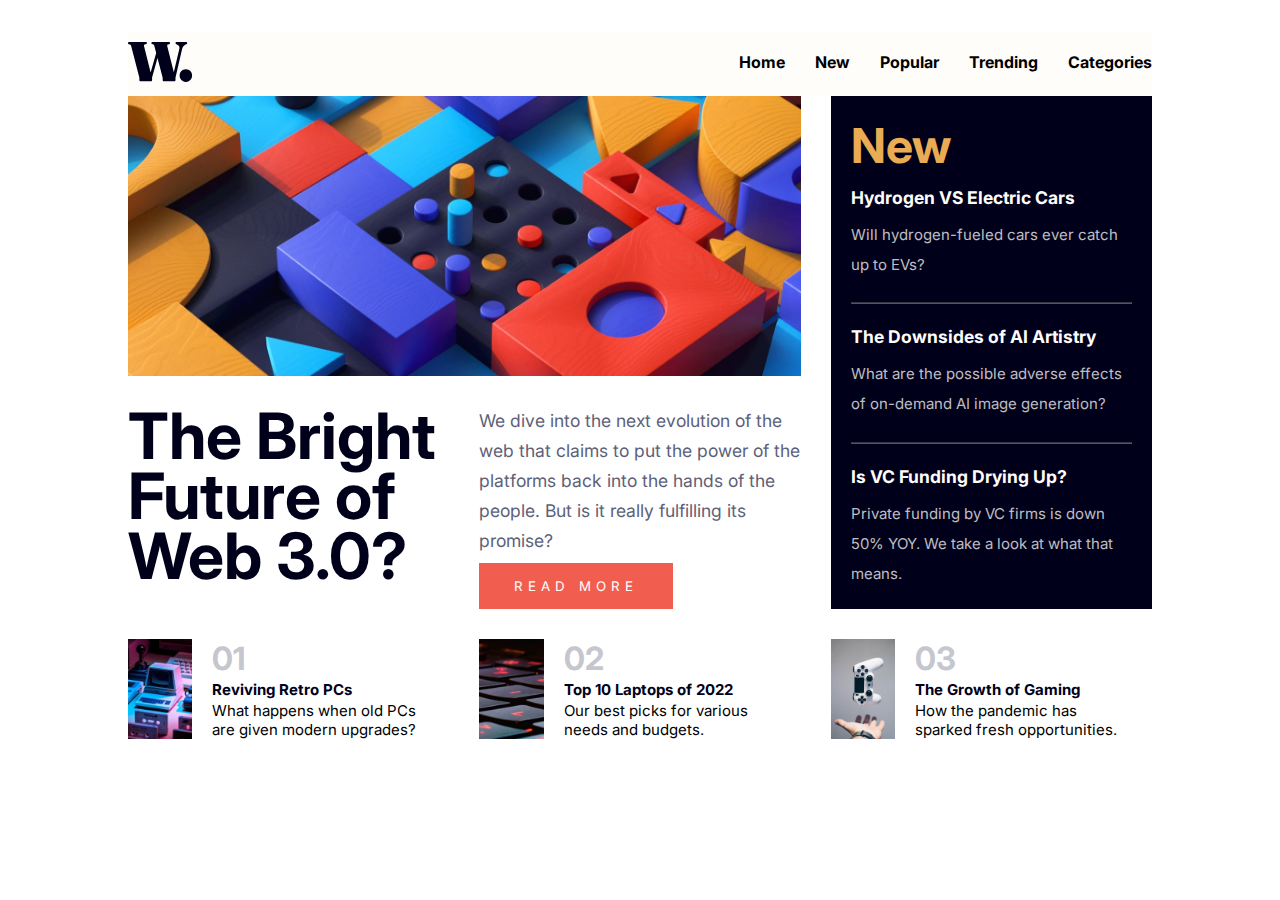
<file: index2.html>
<!DOCTYPE html>
<html lang="en">
  <head>
    <meta charset="UTF-8" />
    <meta name="viewport" content="width=device-width, initial-scale=1.0" />
    <!-- displays site properly based on user's device -->
    <link rel="stylesheet" href="styles.css" />
    <link
      rel="icon"
      type="image/png"
      sizes="32x32"
      href="./assets/images/favicon-32x32.png"
    />

    <title>Frontend Mentor | News homepage</title>

    <!-- Feel free to remove these styles or customise in your own stylesheet 👍 -->
    <style>
      .attribution {
        font-size: 11px;
        text-align: center;
      }
      .attribution a {
        color: hsl(228, 45%, 44%);
      }
    </style>
  </head>
  <body>
    <section class="container_main">
      <header>
        <div class="overlay"></div>

        <div class="container_logo">
          <img src="assets/images/logo.svg" alt="logo" class="logo" />
        </div>
        <div class="container_nav">
          <div class="icon_close">
            <img
              src="assets/images/icon-menu-close.svg"
              alt="close_icon"
              class="close"
            />
          </div>
          <div class="navs">
            <nav aria-label="Home">Home</nav>
            <nav aria-label="New">New</nav>
            <nav aria-label="Popular">Popular</nav>
            <nav aria-label="Trending">Trending</nav>
            <nav aria-label="Categories" class="last_nav">Categories</nav>
          </div>
        </div>

        <div class="container_menu">
          <img src="assets/images/icon-menu.svg" alt="icon_menu" class="menu" />
        </div>
      </header>
      <main>
        <div class="container_head">
          <picture>
            <source
              media="(max-width: 700px )"
              srcset="assets\images\image-web-3-mobile.jpg"
              class="img_head"
            />
            <img
              src="assets\images\image-web-3-desktop.jpg"
              alt="image_web"
              class="img_head"
              ;
            />
          </picture>
        </div>
        <div class="container_title">
          <h1 class="title">The Bright Future of Web 3.0?</h1>
        </div>
        <div class="container_paragraph">
          <p class="paragraph">
            We dive into the next evolution of the web that claims to put the
            power of the platforms back into the hands of the people. But is it
            really fulfilling its promise?
          </p>

          <button class="button">Read more</button>
        </div>
        <div class="container_aside">
          <h2 class="title_aside">New</h2>

          <h3 class="subtitle_aside">Hydrogen VS Electric Cars</h3>
          <span class="span_aside"
            >Will hydrogen-fueled cars ever catch up to EVs?</span
          >
          <hr />
          <h3 class="subtitle_aside">The Downsides of AI Artistry</h3>
          <span class="span_aside"
            >What are the possible adverse effects of on-demand AI image
            generation?</span
          >
          <hr />
          <h3 class="subtitle_aside">Is VC Funding Drying Up?</h3>
          <span class="span_aside"
            >Private funding by VC firms is down 50% YOY. We take a look at what
            that means.
          </span>
        </div>
        <div class="container_pcs">
          <div class="container_img_footer">
            <img
              src="assets/images/image-retro-pcs.jpg"
              alt="retro_pcs_img"
              class="img_footer"
            />
          </div>
          <div class="subcontainer_footer">
            <h3 class="head_footer">01</h3>
            <h4 class="subtitle_footer">Reviving Retro PCs</h4>
            <span class="span_footer"
              >What happens when old PCs are given modern upgrades?</span
            >
          </div>
        </div>
        <div class="container_laptops">
          <div class="container_img_footer">
            <img
              src="assets/images/image-top-laptops.jpg"
              class="img_footer"
              alt="img_laptops"
            />
          </div>
          <div class="subcontainer_footer">
            <h3 class="head_footer">02</h3>
            <h4 class="subtitle_footer">Top 10 Laptops of 2022</h4>
            <span class="span_footer"
              >Our best picks for various needs and budgets.</span
            >
          </div>
        </div>
        <div class="container_gaming">
          <div class="container_img_footer">
            <img
              src="assets/images/image-gaming-growth.jpg"
              alt="img_gaming"
              class="img_footer"
            />
          </div>
          <div class="subcontainer_footer">
            <h3 class="head_footer">03</h3>
            <h4 class="subtitle_footer">The Growth of Gaming</h4>
            <span class="span_footer"
              >How the pandemic has sparked fresh opportunities.</span
            >
          </div>
        </div>
      </main>
      <div class="overlay"></div>
    </section>
    <script src="index.js"></script>
  </body>
</html>
</file>
<file: styles.css>
@import url("https://fonts.googleapis.com/css2?family=Inter:wght@400;700;800&display=swap");

*,
*:before,
*:after {
  margin: 0;
  padding: 0;
  box-sizing: border-box;
  font-family: "Inter", sans-serif;
}

:root {
  --Soft-orange: hsl(35, 77%, 62%);
  --Soft-red: hsl(5, 85%, 63%);
  --Off-white: hsl(36, 100%, 99%);
  --Grayish-blue: hsl(233, 8%, 79%);
  --Dark-grayish-blue: hsl(236, 13%, 42%);
  --Very-dark-blue: hsl(240, 100%, 5%);
}

header {
  display: flex;
  justify-content: space-between;
  padding: 0.625rem 0;
  width: 100%;
  position: sticky;
  top: 0;
  background-color: var(--Off-white);
  z-index: 999;
}
.container_nav {
  display: flex;
}
nav {
  margin-left: 30px;
  margin-top: 10px;
  font-size: 1rem;
  font-weight: 700;
  display: flex;
  flex-direction: row;
  transition: transform 0.3s;
}
.navs {
  display: flex;
}
nav:hover {
  color: var(--Soft-orange);
  cursor: pointer;
  transform: scale(1.2);
}
.icon_close {
  display: none;
}
.container_menu {
  display: none;
}
.container_logo {
  float: right;
}
body {
  padding: 2rem 10% 5rem 10%;
  min-height: 100vh;
  font-size: 0.9375rem;
}
main {
  display: grid;
  grid-template-areas:
    "header header aside"
    "section subsection aside"
    "footer_1 footer_2 footer_3";
  gap: 30px;
  grid-template-columns: repeat(3, 1fr);
  grid-auto-rows: minmax(100px, auto) minmax(200px, auto) minmax(100px, auto);
}
.container_head {
  grid-area: header;
  overflow: hidden;
}
.img_head {
  width: 100%;
  height: 100%;
  object-fit: cover;
}

.container_aside {
  grid-area: aside;
  padding: 1.25rem;
  display: flex;
  flex-direction: column;
  justify-content: space-between;
  background-color: var(--Very-dark-blue);
}
.title_aside {
  color: var(--Soft-orange);
  font-size: 3rem;
}
.subtitle_aside {
  color: var(--Off-white);
}
.subtitle_aside:hover {
  color: var(--Soft-orange);
  cursor: pointer;
}
.span_aside {
  color: hsla(36, 100%, 99%, 0.752);
  line-height: 1.875rem;
}
hr {
  border-color: hsla(36, 100%, 99%, 0.326);
  margin: 0.625rem 0;
}
.container_title {
  grid-area: section;
}
.title {
  font-size: 4rem;
  line-height: 3.75rem;
  color: var(--Very-dark-blue);
}
.container_paragraph {
  grid-area: subsection;
}
.paragraph {
  font-size: 1.1rem;
  color: var(--Dark-grayish-blue);
  line-height: 1.875rem;
}
.button {
  padding: 0.9375rem 2.1875rem;
  margin-top: 2%;
  background-color: var(--Soft-red);
  color: var(--Off-white);
  text-transform: uppercase;
  letter-spacing: 0.3125rem;
  border: none;
}
.button:hover {
  background-color: var(--Very-dark-blue);
  cursor: pointer;
}
.container_pcs {
  grid-area: footer_1;
  display: flex;
}
.container_img_footer {
  width: 30%;
  min-width: 20%;
  height: 100%;
}
.img_footer {
  width: 100%;
  height: 100%;
  object-fit: cover;
}
.subcontainer_footer {
  padding: 0 1.25rem;
  display: flex;
  flex-direction: column;
  justify-content: space-between;
}
.subtitle_footer {
  color: var(--Very-dark-blue);
}
.subtitle_footer:hover {
  color: var(--Soft-orange);
  cursor: pointer;
}
.head_footer {
  font-size: 2rem;
  color: var(--Grayish-blue);
}
.container_laptops {
  grid-area: footer_2;
  display: flex;
}
.container_gaming {
  grid-area: footer_3;
  display: flex;
}

.menu,
.close,
.overlay {
  display: none;
}

@media (max-width: 43.75rem) {
  body {
    padding: 0.625rem;
  }
  main {
    display: flex;
    flex-direction: column;
    justify-content: center;
    align-items: center;
  }
  nav {
    margin-bottom: 30px;
  }

  .container_main {
    min-width: 300px;
  }
  .container_nav {
    min-height: 100vh;
    position: fixed;
    background-color: white;
    width: 70%;
    right: 0;
    top: 0;
    padding: 1.25rem;
    animation: slideInRight 0.7s forwards;
    z-index: 11;
  }

  @keyframes slideInRight {
    from {
      transform: translateX(100%);
    }
    to {
      transform: translateX(0);
    }
  }
  .navs {
    margin-top: 6.25rem;
    flex-direction: column;
    background-color: var(--Off-white);
  }

  .close {
    float: right;
  }
  .menu,
  .close {
    cursor: pointer;
  }
  .icon_close,
  .container_menu,
  .close,
  .menu {
    display: block;
  }
  .overlay {
    display: none;
    width: 100%;
    height: 100vh;
    position: fixed;
    top: 0;
    left: -10px;
    background-color: rgba(0, 0, 0, 0.5);
    z-index: 10;
  }
}
</file>
